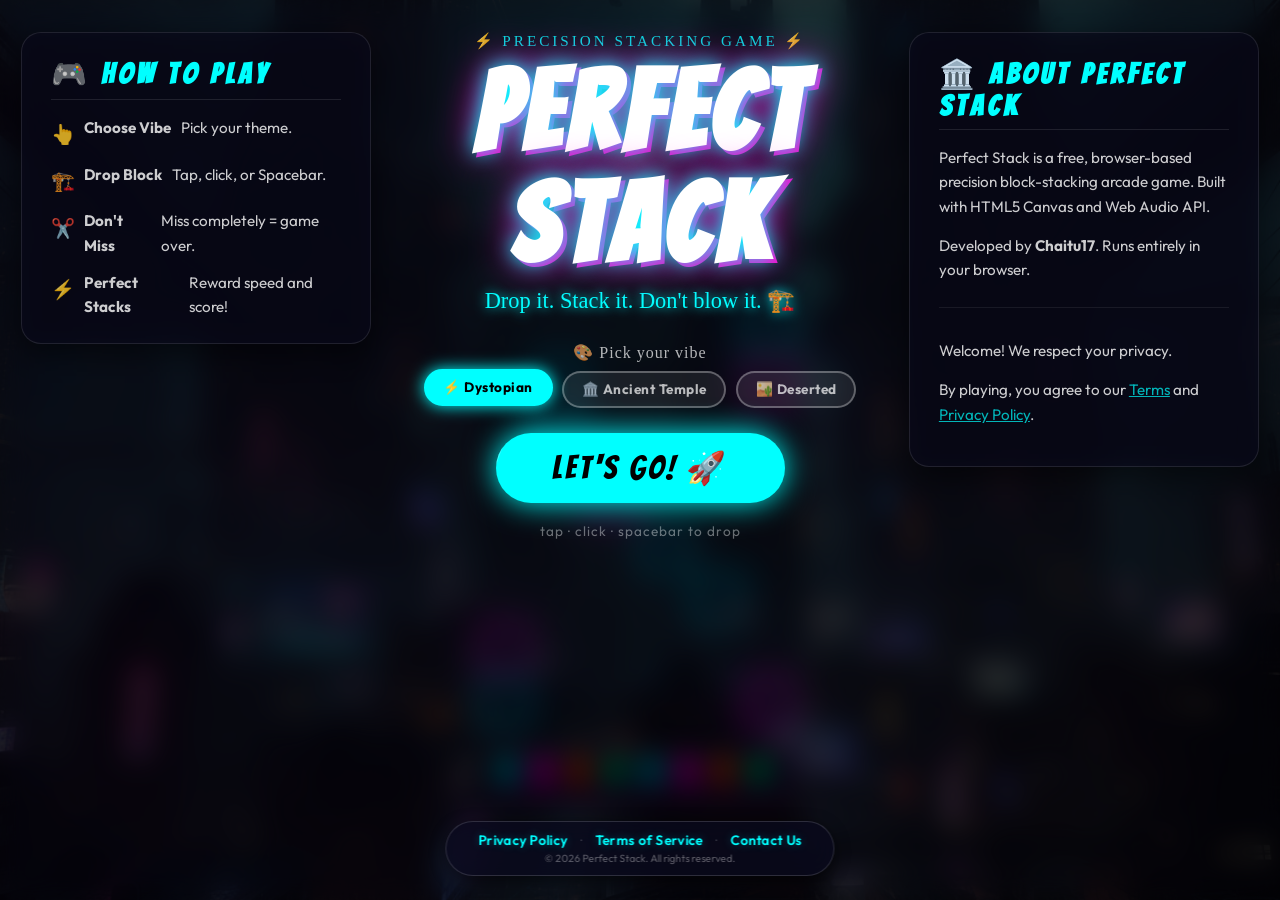
<file: index.html>
<!DOCTYPE html>
<html lang="en">

<head>
    <meta charset="UTF-8">
    <meta name="viewport" content="width=device-width, initial-scale=1.0, maximum-scale=1.0, user-scalable=no">
    <meta name="robots" content="index, follow">

    <!-- ── Primary SEO ── -->
    <title>Perfect Stack – Free Online Block Stacking Game (No Download)</title>
    <meta name="description"
        content="Play Perfect Stack – a free, no-download online block stacking game. Tap to drop, stack blocks perfectly, and beat your high score. Works on mobile &amp; desktop!">
    <meta name="keywords"
        content="block stacking game, free online game, precision drop game, perfect stack, arcade game, no download game, mobile game">
    <meta name="author" content="Chaitu17">
    <meta name="theme-color" content="#0d0d0d">

    <!-- ── Canonical ── -->
    <link rel="canonical" href="https://perfectstack.site/">

    <!-- ── Preconnect (performance) ── -->
    <link rel="preconnect" href="https://fonts.googleapis.com">
    <link rel="preconnect" href="https://fonts.gstatic.com" crossorigin>
    <link rel="preconnect" href="https://pagead2.googlesyndication.com">

    <!-- ── Favicon (emoji SVG, no extra file needed) ── -->
    <link rel="icon"
        href="data:image/svg+xml,<svg xmlns='http://www.w3.org/2000/svg' viewBox='0 0 100 100'><text y='.9em' font-size='90'>🏗️</text></svg>">

    <!-- ── Open Graph ── -->
    <meta property="og:type" content="website">
    <meta property="og:url" content="https://perfectstack.site/">
    <meta property="og:title" content="Perfect Stack – Free Online Block Stacking Game (No Download)">
    <meta property="og:description"
        content="Play Perfect Stack – a free, no-download online block stacking game. Tap to drop, stack perfectly, and beat your high score!">
    <meta property="og:image" content="https://perfectstack.site/assets/images/dystopian.png">
    <meta property="og:site_name" content="Perfect Stack">

    <!-- ── Twitter Card ── -->
    <meta name="twitter:card" content="summary_large_image">
    <meta name="twitter:url" content="https://perfectstack.site/">
    <meta name="twitter:title" content="Perfect Stack – Free Online Block Stacking Game (No Download)">
    <meta name="twitter:description"
        content="Play Perfect Stack – a free, no-download online block stacking game. Tap to drop, stack perfectly, and beat your high score!">
    <meta name="twitter:image" content="https://perfectstack.site/assets/images/dystopian.png">

    <!-- ── JSON-LD Structured Data ── -->
    <script type="application/ld+json">
    {
      "@context": "https://schema.org",
      "@type": "VideoGame",
      "name": "Perfect Stack",
      "description": "A free precision block-stacking game. Tap to drop, stack perfectly, and beat your high score. No download required.",
      "genre": "Arcade",
      "applicationCategory": "Game",
      "operatingSystem": "Web",
      "url": "https://perfectstack.site/",
      "image": "https://perfectstack.site/assets/images/dystopian.png",
      "author": {
        "@type": "Person",
        "name": "Chaitu17"
      },
      "offers": {
        "@type": "Offer",
        "price": "0",
        "priceCurrency": "USD"
      }
    }
    </script>

    <link rel="stylesheet" href="style.css">
    <script async src="https://pagead2.googlesyndication.com/pagead/js/adsbygoogle.js?client=ca-pub-9856644873980533"
        crossorigin="anonymous"></script>
    <script type="application/ld+json">
    {
      "@context": "https://schema.org",
      "@type": "WebPage",
      "name": "Perfect Stack – Privacy Policy",
      "url": "https://perfectstack.site/privacy.html"
    }
    </script>
</head>

<body class="theme-dystopian">
    <noscript>
        <div style="background:#0d0d0d;color:#fff;text-align:center;padding:2rem;font-family:sans-serif;">
            <strong>Perfect Stack</strong> requires JavaScript to run. Please enable JavaScript in your browser to play.
        </div>
    </noscript>

    <div id="game-container" class="bg-dystopian">
        <canvas id="game-canvas"></canvas>

        <div id="ui-layer">
            <div id="score-container">0</div>

            <!-- ===== START SCREEN (Scrollable Menu) ===== -->
            <div id="start-screen" class="screen active">
                <div class="start-screen-content">

                    <!-- Left: How to Play -->
                    <div class="start-info-panel hide-on-mobile">
                        <h2>🎮 How to Play</h2>
                        <ol class="steps-list">
                            <li><span class="step-icon">👆</span> <strong>Choose Vibe</strong> Pick your theme.</li>
                            <li><span class="step-icon">🏗️</span> <strong>Drop Block</strong> Tap, click, or Spacebar.
                            </li>
                            <li><span class="step-icon">✂️</span> <strong>Don't Miss</strong> Miss completely = game
                                over.</li>
                            <li><span class="step-icon">⚡</span> <strong>Perfect Stacks</strong> Reward speed and score!
                            </li>
                        </ol>
                    </div>

                    <!-- Center: Main Play Area -->
                    <div class="start-center-panel">
                        <div class="game-badge">⚡ Precision Stacking Game ⚡</div>
                        <h1>PERFECT<br>STACK</h1>
                        <p class="tagline">Drop it. Stack it. Don't blow it. 🏗️</p>

                        <div class="theme-selector">
                            <div class="theme-label">🎨 Pick your vibe</div>
                            <div class="theme-pills">
                                <button class="theme-pill active" data-theme="dystopian" id="pill-dystopian">⚡
                                    Dystopian</button>
                                <button class="theme-pill" data-theme="ancient" id="pill-ancient">🏛️ Ancient
                                    Temple</button>
                                <button class="theme-pill" data-theme="deserted" id="pill-deserted">🏜️
                                    Deserted</button>
                            </div>
                        </div>

                        <button id="start-btn">LET'S GO! 🚀</button>
                        <p class="hint-text">tap · click · spacebar to drop</p>

                        <!-- Mobile Only Information -->
                        <div class="mobile-only-info">
                            <h3>🎮 How to Play</h3>
                            <p>Tap to drop blocks perfectly. Don't miss!</p>
                            <h3>🏛️ About Perfect Stack</h3>
                            <p>A free, browser-based precision stacking arcade game.</p>

                            <!-- AdSense (Mobile Place) -->
                            <div class="ad-slot top-ad" aria-label="Advertisement">
                                <ins class="adsbygoogle" style="display:block" data-ad-client="ca-pub-9856644873980533"
                                    data-ad-slot="auto" data-ad-format="auto" data-full-width-responsive="true"></ins>
                                <script>(adsbygoogle = window.adsbygoogle || []).push({});</script>
                            </div>
                        </div>
                    </div>

                    <!-- Right: About & Ads -->
                    <div class="start-info-panel hide-on-mobile">
                        <h2>🏛️ About Perfect Stack</h2>
                        <p>Perfect Stack is a free, browser-based precision block-stacking arcade game. Built with HTML5
                            Canvas and Web Audio API.</p>
                        <p>Developed by <strong>Chaitu17</strong>. Runs entirely in your browser.</p>

                        <!-- AdSense Ad Unit -->
                        <div class="ad-slot top-ad" aria-label="Advertisement">
                            <ins class="adsbygoogle" style="display:block" data-ad-client="ca-pub-9856644873980533"
                                data-ad-slot="auto" data-ad-format="auto" data-full-width-responsive="true"></ins>
                            <script>(adsbygoogle = window.adsbygoogle || []).push({});</script>
                        </div>

                        <div class="drawer-privacy-note">
                            <p>Welcome! We respect your privacy.</p>
                            <p>By playing, you agree to our <a href="terms.html">Terms</a> and <a
                                    href="privacy.html">Privacy Policy</a>.</p>
                        </div>
                    </div>

                </div>
            </div>

            <!-- ===== GAME OVER SCREEN ===== -->
            <div id="game-over-screen" class="screen">
                <h2>OOPS! 💥</h2>
                <p class="game-over-sub">You missed that one, champ.</p>
                <p id="final-score">Score: 0</p>
                <button id="restart-btn">TRY AGAIN 🔥</button>
                <button id="home-btn" class="secondary-btn">🏠 MAIN MENU</button>

                <div class="theme-selector game-over-theme-selector">
                    <div class="theme-label">Switch Vibe Before Trying Again?</div>
                    <div class="theme-pills">
                        <button class="theme-pill active" data-theme="dystopian">⚡ Dystopian</button>
                        <button class="theme-pill" data-theme="ancient">🏛️ Ancient Temple</button>
                        <button class="theme-pill" data-theme="deserted">🏜️ Deserted</button>
                    </div>
                </div>
            </div>

            <div id="perfect-message">PERFECT! ✨</div>
        </div>
    </div>

    <script src="script.js"></script>

    <!-- ===== FOOTER ===== -->
    <footer id="site-footer">
        <div class="footer-links">
            <a href="privacy.html">Privacy Policy</a>
            <span class="footer-sep">·</span>
            <a href="terms.html">Terms of Service</a>
            <span class="footer-sep">·</span>
            <a href="contact.html">Contact Us</a>
        </div>
        <p class="footer-copy">&copy; 2026 Perfect Stack. All rights reserved.</p>
    </footer>

</body>

</html>
</file>
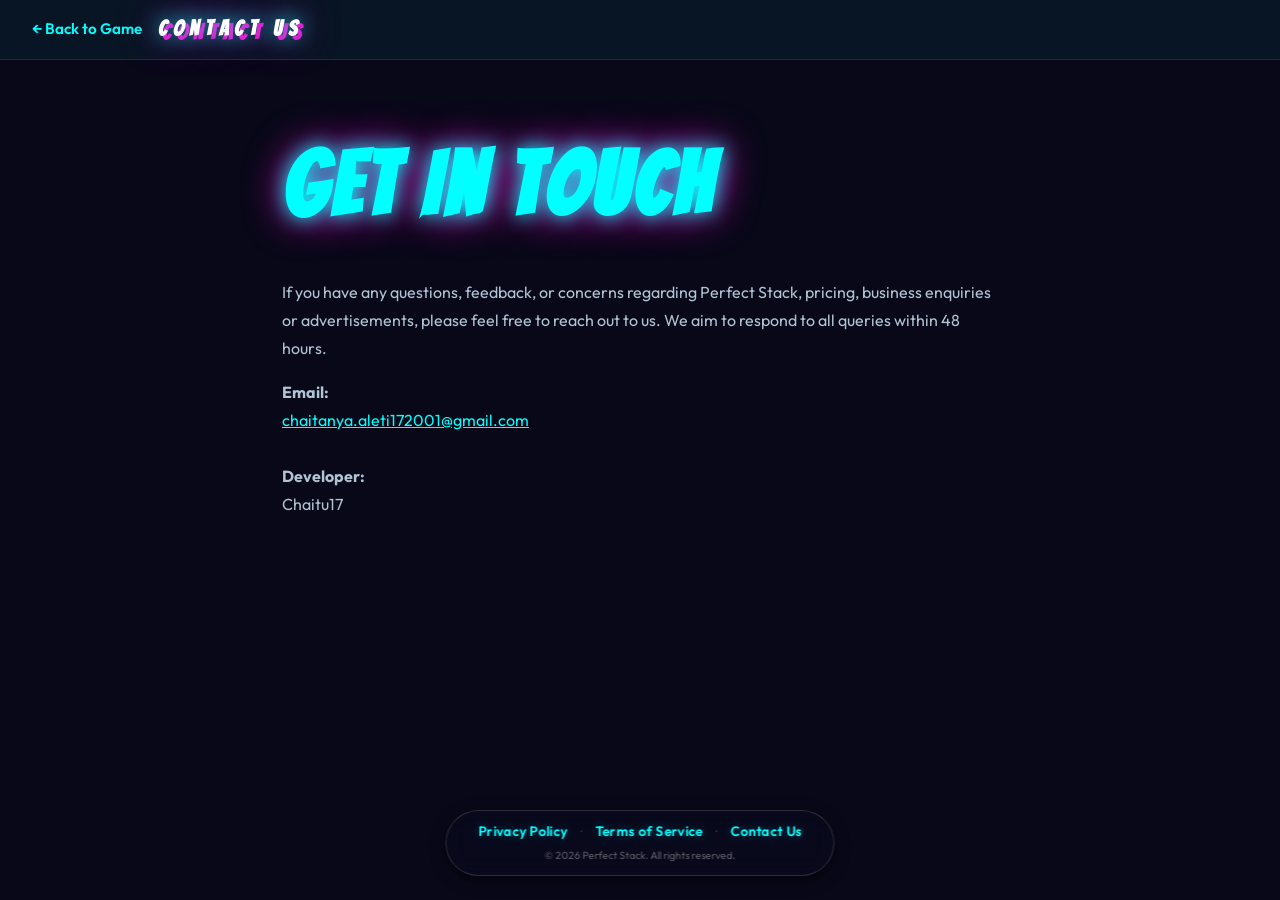
<file: contact.html>
<!DOCTYPE html>
<html lang="en">

<head>
    <meta charset="UTF-8">
    <meta name="viewport" content="width=device-width, initial-scale=1.0">
    <meta name="robots" content="index, follow">
    <title>Contact Us – Perfect Stack</title>
    <meta name="description" content="Contact us regarding the Perfect Stack game.">

    <link rel="icon"
        href="data:image/svg+xml,<svg xmlns='http://www.w3.org/2000/svg' viewBox='0 0 100 100'><text y='.9em' font-size='90'>🏗️</text></svg>">
    <link href="https://fonts.googleapis.com/css2?family=Outfit:wght@300;400;500;700&display=swap" rel="stylesheet">
    <link rel="stylesheet" href="style.css">

    <style>
        body {
            background: #080818;
            color: #c8d8e8;
            font-family: 'Outfit', sans-serif;
            font-size: 1rem;
            line-height: 1.75;
        }

        header {
            background: rgba(0, 255, 255, 0.05);
            border-bottom: 1px solid rgba(0, 255, 255, 0.15);
            padding: 1rem 2rem;
            display: flex;
            align-items: center;
            gap: 1rem;
        }

        .back-link {
            color: #00ffff;
            text-decoration: none;
            font-weight: 600;
            font-size: 0.95rem;
        }

        .back-link:hover {
            opacity: 0.7;
        }

        header h1 {
            margin: 0;
            font-size: 1.3rem;
            font-weight: 700;
            color: #fff;
        }

        main {
            max-width: 780px;
            margin: 0 auto;
            padding: 3rem 2rem 4rem;
        }

        h1,
        h2,
        h3 {
            color: #00ffff;
        }

        p,
        address,
        a {
            color: #b0c4d4;
        }

        a {
            text-decoration: underline;
            color: #00ffff;
        }

        a:hover {
            opacity: 0.8;
        }

        address {
            font-style: normal;
            margin-top: 1rem;
        }
    </style>
</head>

<body class="theme-dystopian scrollable-page">
    <header>
        <a href="index.html" class="back-link">← Back to Game</a>
        <h1>Contact Us</h1>
    </header>

    <main>
        <h2>Get In Touch</h2>
        <p>If you have any questions, feedback, or concerns regarding Perfect Stack, pricing, business enquiries or
            advertisements, please feel free to reach out to us. We aim to respond to all queries within 48 hours.</p>

        <address>
            <strong>Email:</strong> <br>
            <a href="mailto:chaitanya.aleti172001@gmail.com">chaitanya.aleti172001@gmail.com</a><br><br>

            <strong>Developer:</strong><br>
            Chaitu17<br>
        </address>
    </main>

    <footer id="site-footer">
        <div class="footer-links">
            <a href="privacy.html">Privacy Policy</a>
            <span class="footer-sep">·</span>
            <a href="terms.html">Terms of Service</a>
            <span class="footer-sep">·</span>
            <a href="contact.html">Contact Us</a>
        </div>
        <p class="footer-copy">&copy; 2026 Perfect Stack. All rights reserved.</p>
    </footer>
</body>

</html>
</file>
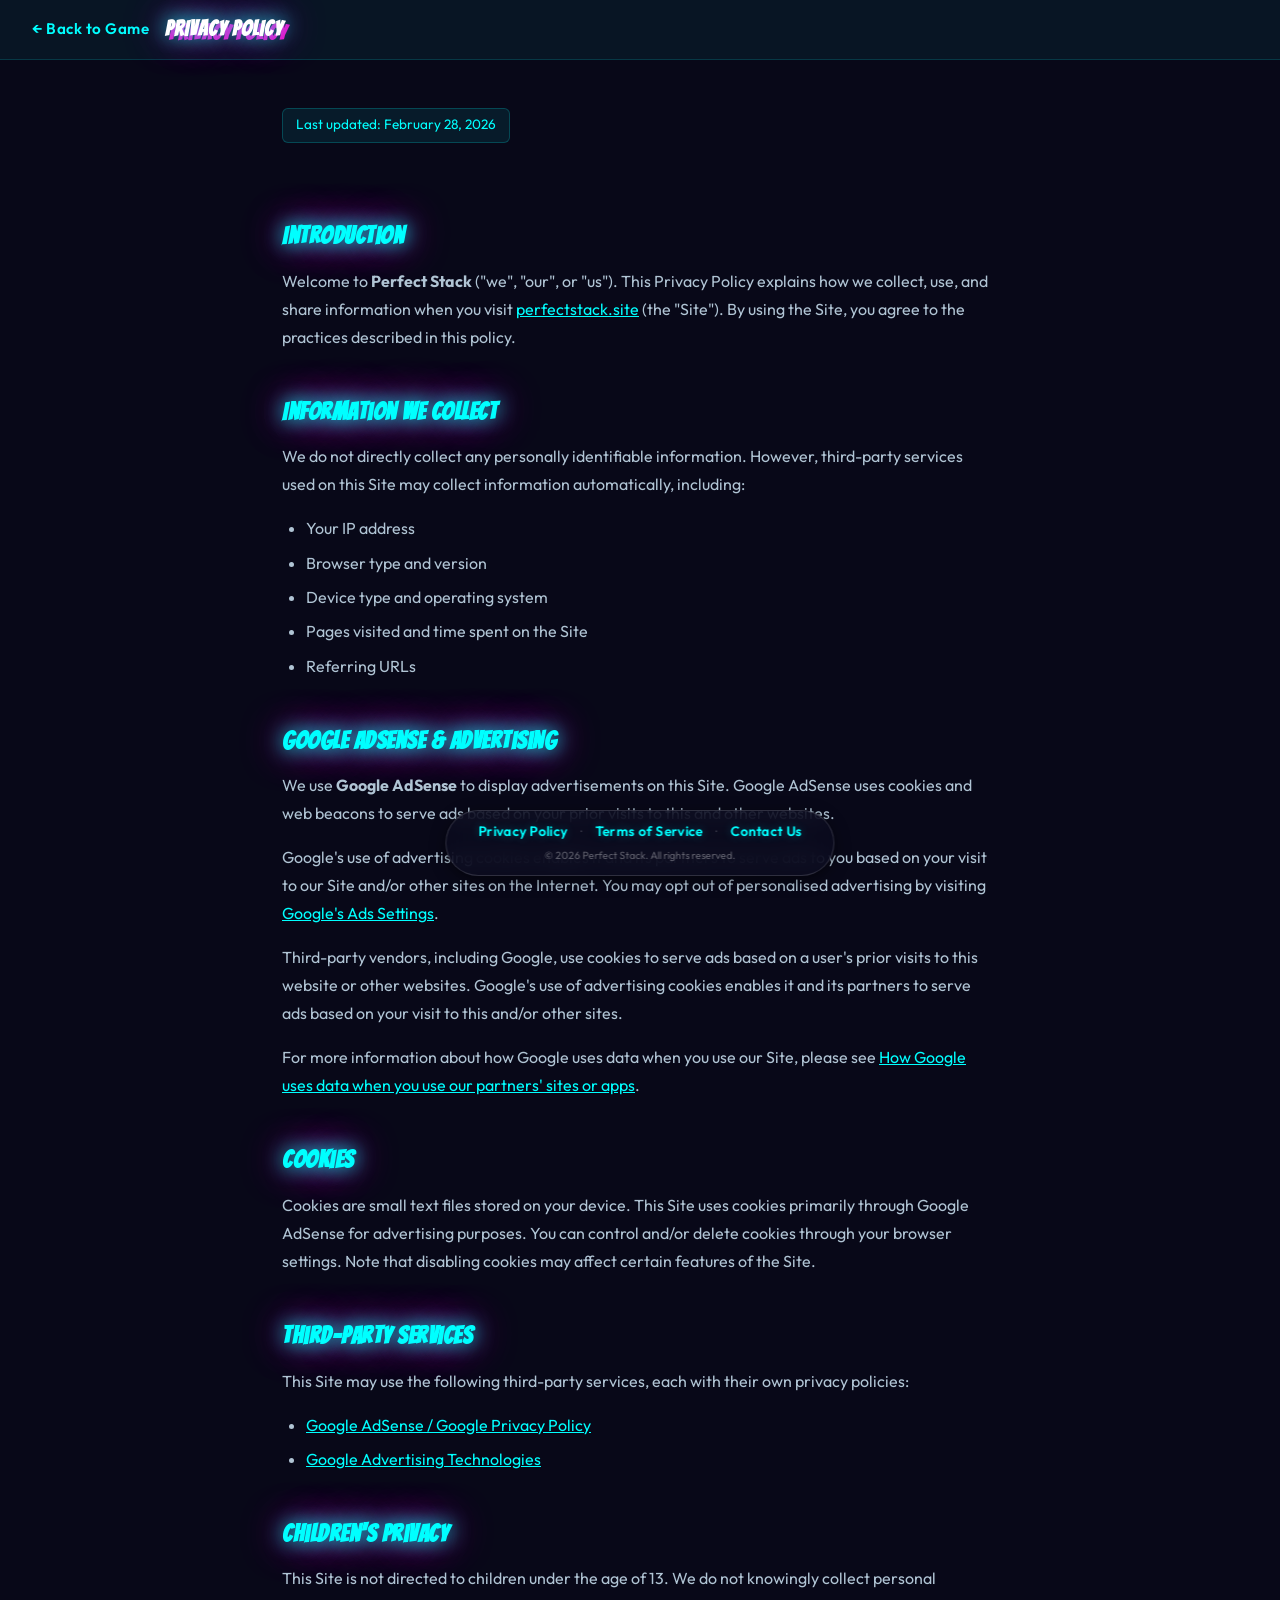
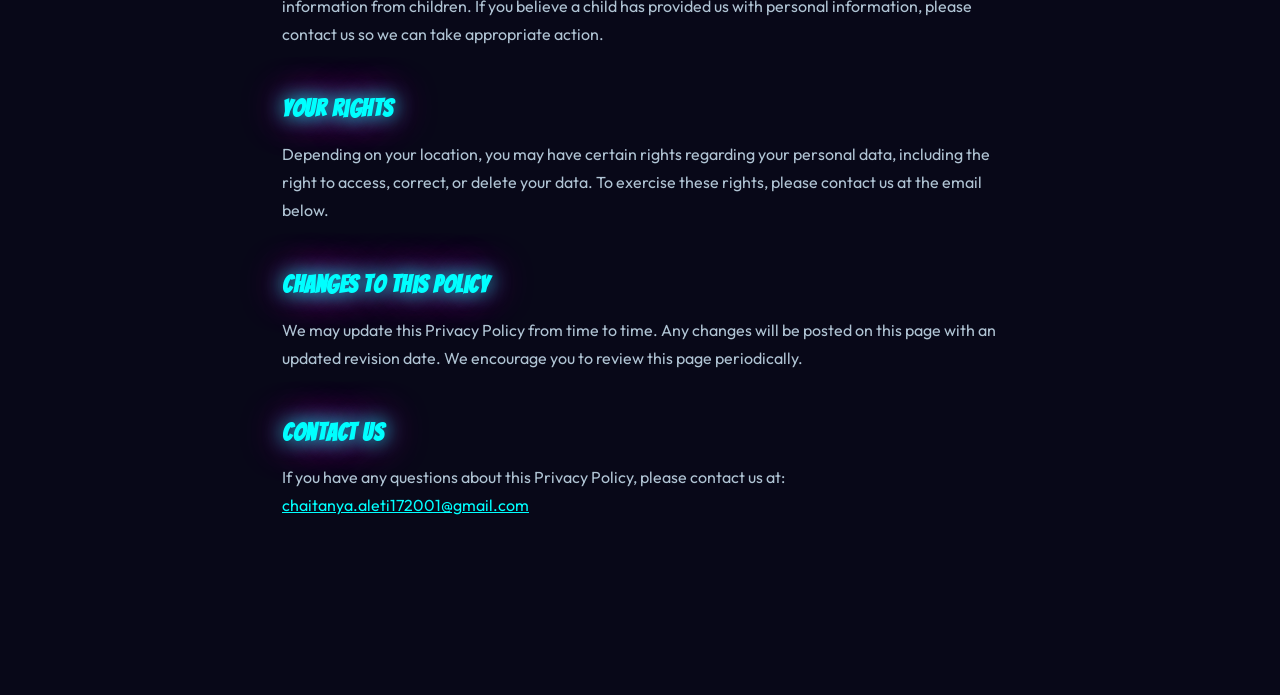
<file: privacy.html>
<!DOCTYPE html>
<html lang="en">

<head>
    <meta charset="UTF-8">
    <meta name="viewport" content="width=device-width, initial-scale=1.0">
    <meta name="robots" content="index, follow">

    <title>Privacy Policy – Perfect Stack</title>
    <meta name="description"
        content="Privacy Policy for Perfect Stack – learn how we handle your data, cookies, and third-party advertising through Google AdSense.">

    <link rel="canonical" href="https://perfectstack.site/privacy.html">
    <link rel="icon"
        href="data:image/svg+xml,<svg xmlns='http://www.w3.org/2000/svg' viewBox='0 0 100 100'><text y='.9em' font-size='90'>🏗️</text></svg>">

    <!-- Google AdSense -->
    <script async src="https://pagead2.googlesyndication.com/pagead/js/adsbygoogle.js?client=ca-pub-9856644873980533"
        crossorigin="anonymous"></script>

    <link rel="preconnect" href="https://fonts.googleapis.com">
    <link rel="preconnect" href="https://fonts.gstatic.com" crossorigin>
    <link href="https://fonts.googleapis.com/css2?family=Outfit:wght@300;400;500;700&display=swap" rel="stylesheet">
    <link rel="stylesheet" href="style.css">

    <style>
        *,
        *::before,
        *::after {
            box-sizing: border-box;
        }

        body {
            margin: 0;
            padding: 0;
            background: #080818;
            color: #c8d8e8;
            font-family: 'Outfit', sans-serif;
            font-size: 1rem;
            line-height: 1.75;
        }

        header {
            background: rgba(0, 255, 255, 0.05);
            border-bottom: 1px solid rgba(0, 255, 255, 0.15);
            padding: 1rem 2rem;
            display: flex;
            align-items: center;
            gap: 1rem;
        }

        .back-link {
            color: #00ffff;
            text-decoration: none;
            font-weight: 600;
            font-size: 0.95rem;
            letter-spacing: 0.5px;
            transition: opacity 0.2s;
        }

        .back-link:hover {
            opacity: 0.7;
        }

        header h1 {
            margin: 0;
            font-size: 1.3rem;
            font-weight: 700;
            color: #fff;
            letter-spacing: 1px;
        }

        main {
            max-width: 780px;
            margin: 0 auto;
            padding: 3rem 2rem 4rem;
        }

        h2 {
            font-size: 1.5rem;
            font-weight: 700;
            color: #00ffff;
            margin: 2.5rem 0 0.6rem;
            letter-spacing: 0.5px;
        }

        h2:first-child {
            margin-top: 0;
        }

        p {
            margin: 0 0 1rem;
            color: #b0c4d4;
        }

        a {
            color: #00ffff;
            text-decoration: underline;
        }

        a:hover {
            opacity: 0.75;
        }

        ul {
            margin: 0 0 1rem 1.5rem;
            padding: 0;
            color: #b0c4d4;
        }

        ul li {
            margin-bottom: 0.4rem;
        }

        .last-updated {
            display: inline-block;
            margin-bottom: 2rem;
            background: rgba(0, 255, 255, 0.08);
            border: 1px solid rgba(0, 255, 255, 0.2);
            border-radius: 6px;
            padding: 0.3rem 0.8rem;
            font-size: 0.85rem;
            color: #00ffff;
        }

        footer {
            text-align: center;
            padding: 2rem;
            border-top: 1px solid rgba(255, 255, 255, 0.07);
            font-size: 0.85rem;
            color: rgba(255, 255, 255, 0.3);
        }
    </style>
</head>

<body class="scrollable-page">
    <header>
        <a href="index.html" class="back-link">← Back to Game</a>
        <h1>Privacy Policy</h1>
    </header>

    <main>
        <span class="last-updated">Last updated: February 28, 2026</span>

        <h2>Introduction</h2>
        <p>Welcome to <strong>Perfect Stack</strong> ("we", "our", or "us"). This Privacy Policy explains how we
            collect, use, and share information when you visit <a href="https://perfectstack.site">perfectstack.site</a>
            (the "Site"). By using the Site, you agree to the practices described in this policy.</p>

        <h2>Information We Collect</h2>
        <p>We do not directly collect any personally identifiable information. However, third-party services used on
            this Site may collect information automatically, including:</p>
        <ul>
            <li>Your IP address</li>
            <li>Browser type and version</li>
            <li>Device type and operating system</li>
            <li>Pages visited and time spent on the Site</li>
            <li>Referring URLs</li>
        </ul>

        <h2>Google AdSense & Advertising</h2>
        <p>We use <strong>Google AdSense</strong> to display advertisements on this Site. Google AdSense uses cookies
            and web beacons to serve ads based on your prior visits to this and other websites.</p>
        <p>Google's use of advertising cookies enables it and its partners to serve ads to you based on your visit to
            our Site and/or other sites on the Internet. You may opt out of personalised advertising by visiting <a
                href="https://www.google.com/settings/ads" target="_blank" rel="noopener noreferrer">Google's Ads
                Settings</a>.</p>
        <p>Third-party vendors, including Google, use cookies to serve ads based on a user's prior visits to this
            website or other websites. Google's use of advertising cookies enables it and its partners to serve ads
            based on your visit to this and/or other sites.</p>
        <p>For more information about how Google uses data when you use our Site, please see <a
                href="https://policies.google.com/technologies/partner-sites" target="_blank"
                rel="noopener noreferrer">How Google uses data when you use our partners' sites or apps</a>.</p>

        <h2>Cookies</h2>
        <p>Cookies are small text files stored on your device. This Site uses cookies primarily through Google AdSense
            for advertising purposes. You can control and/or delete cookies through your browser settings. Note that
            disabling cookies may affect certain features of the Site.</p>

        <h2>Third-Party Services</h2>
        <p>This Site may use the following third-party services, each with their own privacy policies:</p>
        <ul>
            <li><a href="https://policies.google.com/privacy" target="_blank" rel="noopener noreferrer">Google AdSense /
                    Google Privacy Policy</a></li>
            <li><a href="https://policies.google.com/technologies/ads" target="_blank" rel="noopener noreferrer">Google
                    Advertising Technologies</a></li>
        </ul>

        <h2>Children's Privacy</h2>
        <p>This Site is not directed to children under the age of 13. We do not knowingly collect personal information
            from children. If you believe a child has provided us with personal information, please contact us so we can
            take appropriate action.</p>

        <h2>Your Rights</h2>
        <p>Depending on your location, you may have certain rights regarding your personal data, including the right to
            access, correct, or delete your data. To exercise these rights, please contact us at the email below.</p>

        <h2>Changes to This Policy</h2>
        <p>We may update this Privacy Policy from time to time. Any changes will be posted on this page with an updated
            revision date. We encourage you to review this page periodically.</p>

        <h2>Contact Us</h2>
        <p>If you have any questions about this Privacy Policy, please contact us at:<br>
            <a href="mailto:chaitanya.aleti172001@gmail.com">chaitanya.aleti172001@gmail.com</a>
        </p>
    </main>

    <footer id="site-footer">
        <div class="footer-links">
            <a href="privacy.html">Privacy Policy</a>
            <span class="footer-sep">·</span>
            <a href="terms.html">Terms of Service</a>
            <span class="footer-sep">·</span>
            <a href="contact.html">Contact Us</a>
        </div>
        <p class="footer-copy">&copy; 2026 Perfect Stack. All rights reserved.</p>
    </footer>
</body>

</html>
</file>
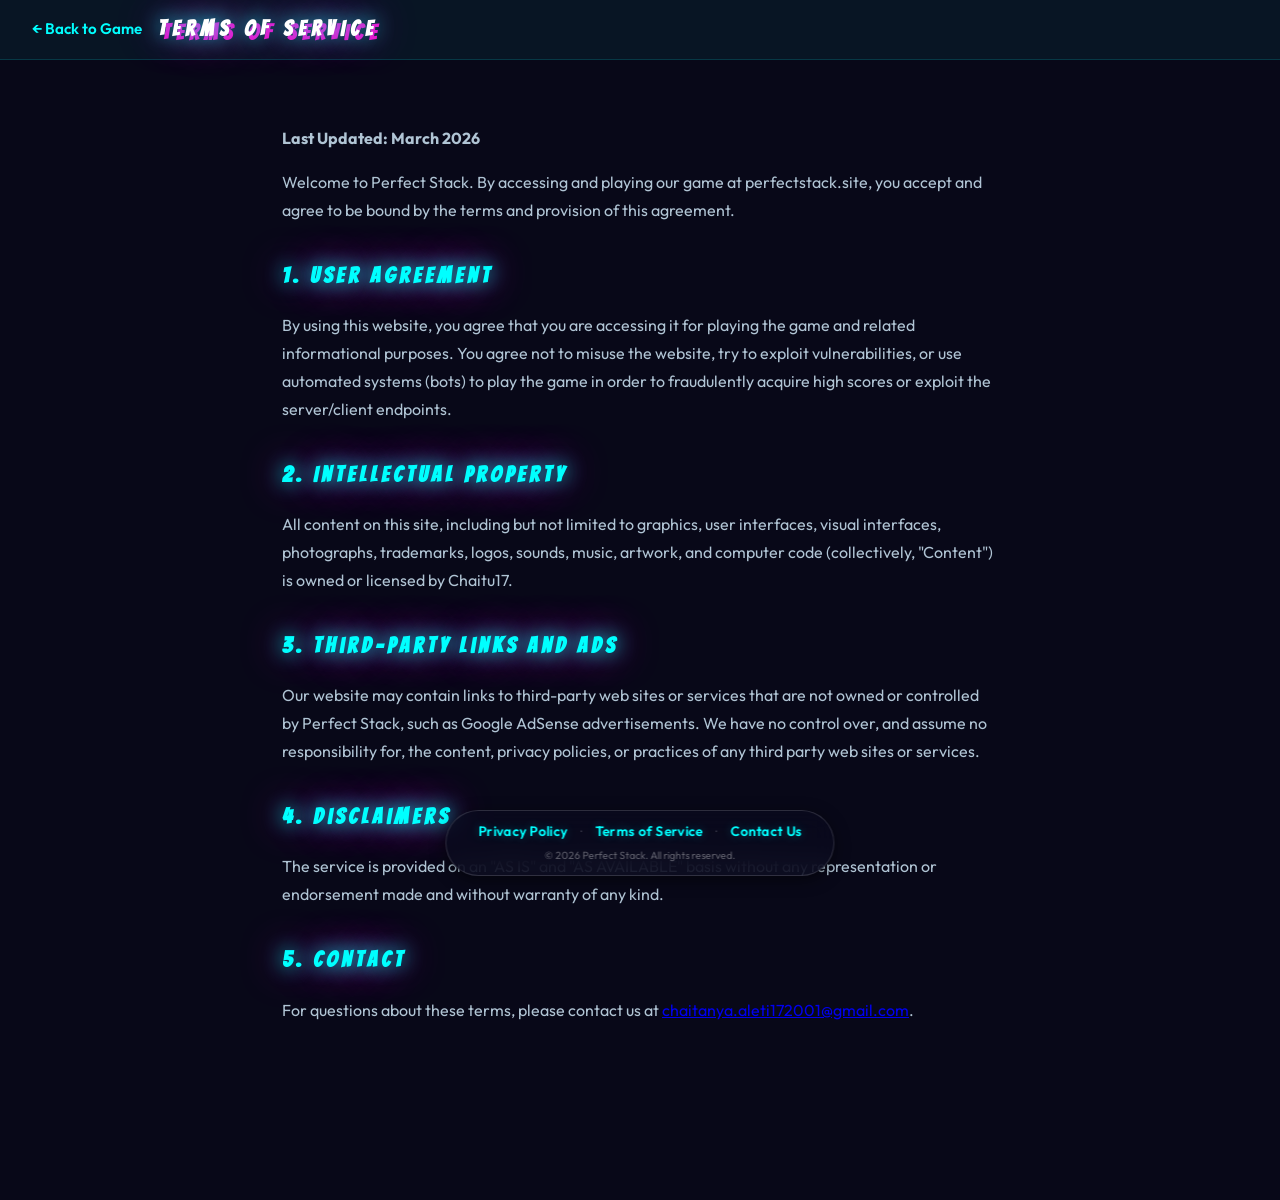
<file: terms.html>
<!DOCTYPE html>
<html lang="en">

<head>
    <meta charset="UTF-8">
    <meta name="viewport" content="width=device-width, initial-scale=1.0">
    <meta name="robots" content="index, follow">
    <title>Terms of Service – Perfect Stack</title>
    <meta name="description" content="Terms of Service for playing Perfect Stack online game.">

    <link rel="icon"
        href="data:image/svg+xml,<svg xmlns='http://www.w3.org/2000/svg' viewBox='0 0 100 100'><text y='.9em' font-size='90'>🏗️</text></svg>">
    <link href="https://fonts.googleapis.com/css2?family=Outfit:wght@300;400;500;700&display=swap" rel="stylesheet">
    <link rel="stylesheet" href="style.css">

    <style>
        body {
            background: #080818;
            color: #c8d8e8;
            font-family: 'Outfit', sans-serif;
            font-size: 1rem;
            line-height: 1.75;
        }

        header {
            background: rgba(0, 255, 255, 0.05);
            border-bottom: 1px solid rgba(0, 255, 255, 0.15);
            padding: 1rem 2rem;
            display: flex;
            align-items: center;
            gap: 1rem;
        }

        .back-link {
            color: #00ffff;
            text-decoration: none;
            font-weight: 600;
            font-size: 0.95rem;
        }

        .back-link:hover {
            opacity: 0.7;
        }

        header h1 {
            margin: 0;
            font-size: 1.3rem;
            font-weight: 700;
            color: #fff;
        }

        main {
            max-width: 780px;
            margin: 0 auto;
            padding: 3rem 2rem 4rem;
        }

        h1,
        h2 {
            color: #00ffff;
            margin-top: 2rem;
        }

        h2 {
            font-size: 1.4rem;
        }

        p {
            margin-bottom: 1rem;
            color: #b0c4d4;
        }

        ul {
            margin-left: 1.5rem;
            color: #b0c4d4;
        }
    </style>
</head>

<body class="scrollable-page">
    <header>
        <a href="index.html" class="back-link">← Back to Game</a>
        <h1>Terms of Service</h1>
    </header>

    <main>
        <p><strong>Last Updated: March 2026</strong></p>

        <p>Welcome to Perfect Stack. By accessing and playing our game at perfectstack.site, you accept and agree to be
            bound by the terms and provision of this agreement.</p>

        <h2>1. User Agreement</h2>
        <p>By using this website, you agree that you are accessing it for playing the game and related informational
            purposes. You agree not to misuse the website, try to exploit vulnerabilities, or use automated systems
            (bots) to play the game in order to fraudulently acquire high scores or exploit the server/client endpoints.
        </p>

        <h2>2. Intellectual Property</h2>
        <p>All content on this site, including but not limited to graphics, user interfaces, visual interfaces,
            photographs, trademarks, logos, sounds, music, artwork, and computer code (collectively, "Content") is owned
            or licensed by Chaitu17.</p>

        <h2>3. Third-Party Links and Ads</h2>
        <p>Our website may contain links to third-party web sites or services that are not owned or controlled by
            Perfect Stack, such as Google AdSense advertisements. We have no control over, and assume no responsibility
            for, the content, privacy policies, or practices of any third party web sites or services.</p>

        <h2>4. Disclaimers</h2>
        <p>The service is provided on an "AS IS" and "AS AVAILABLE" basis without any representation or endorsement made
            and without warranty of any kind.</p>

        <h2>5. Contact</h2>
        <p>For questions about these terms, please contact us at <a
                href="mailto:chaitanya.aleti172001@gmail.com">chaitanya.aleti172001@gmail.com</a>.</p>
    </main>

    <footer id="site-footer">
        <div class="footer-links">
            <a href="privacy.html">Privacy Policy</a>
            <span class="footer-sep">·</span>
            <a href="terms.html">Terms of Service</a>
            <span class="footer-sep">·</span>
            <a href="contact.html">Contact Us</a>
        </div>
        <p class="footer-copy">&copy; 2026 Perfect Stack. All rights reserved.</p>
    </footer>
</body>

</html>
</file>
<file: style.css>
@import url('https://fonts.googleapis.com/css2?family=Bangers&family=Outfit:wght@300;500;700;900&family=Permanent+Marker&display=swap');

/* =============================================
   CSS VARIABLES & THEME DEFINITIONS
   ============================================= */
:root {
    --font-main: 'Outfit', sans-serif;
    --font-display: 'Bangers', cursive;
    --font-quirky: 'Permanent Marker', cursive;

    /* Dystopian */
    --bg-image-dystopian: url('assets/images/dystopian.png');
    --overlay-dystopian: linear-gradient(135deg, rgba(10, 0, 30, 0.55) 0%, rgba(5, 0, 20, 0.4) 100%);
    --accent-dystopian: #00ffff;
    --accent2-dystopian: #ff00cc;
    --text-dystopian: #e0f7ff;
    --glow-dystopian: 0 0 20px #00ffff, 0 0 40px #ff00cc;

    /* Ancient Temple */
    --bg-image-ancient: url('assets/images/ancient_temple.png');
    --overlay-ancient: linear-gradient(135deg, rgba(20, 10, 0, 0.55) 0%, rgba(0, 20, 10, 0.4) 100%);
    --accent-ancient: #f1c40f;
    --accent2-ancient: #e67e22;
    --text-ancient: #fff8e1;
    --glow-ancient: 0 0 20px #f1c40f, 0 0 40px #e67e22;

    /* Deserted */
    --bg-image-deserted: url('assets/images/deserted.png');
    --overlay-deserted: linear-gradient(135deg, rgba(30, 10, 0, 0.5) 0%, rgba(20, 5, 0, 0.35) 100%);
    --accent-deserted: #ff9f43;
    --accent2-deserted: #ee5a24;
    --text-deserted: #fff3e0;
    --glow-deserted: 0 0 20px #ff9f43, 0 0 40px #ee5a24;

    /* Active theme defaults (dystopian) */
    --current-accent: var(--accent-dystopian);
    --current-accent2: var(--accent2-dystopian);
    --current-text: var(--text-dystopian);
    --current-glow: var(--glow-dystopian);
}

/* =============================================
   THEME BODY CLASSES
   ============================================= */
body.theme-dystopian {
    --current-accent: var(--accent-dystopian);
    --current-accent2: var(--accent2-dystopian);
    --current-text: var(--text-dystopian);
    --current-glow: var(--glow-dystopian);
}

body.theme-ancient {
    --current-accent: var(--accent-ancient);
    --current-accent2: var(--accent2-ancient);
    --current-text: var(--text-ancient);
    --current-glow: var(--glow-ancient);
}

body.theme-deserted {
    --current-accent: var(--accent-deserted);
    --current-accent2: var(--accent2-deserted);
    --current-text: var(--text-deserted);
    --current-glow: var(--glow-deserted);
}

/* =============================================
   BASE
   ============================================= */
*,
*::before,
*::after {
    box-sizing: border-box;
}

body {
    margin: 0;
    padding: 0;
    overflow: hidden;
    /* Hide root scroll for the game main view */
    font-family: var(--font-main);
    user-select: none;
    background-color: #04040e;
}

/* Override for text-heavy pages (Privacy, Terms, Contact) */
body.scrollable-page {
    overflow: auto;
    overflow-y: scroll;
    padding-bottom: 6rem;
    /* Make room for floating footer */
    user-select: text;
    /* Allow users to copy text on these pages */
}

/* =============================================
   FIXED PRIVACY LINK (always visible over game)
   ============================================= */
#privacy-link {
    position: fixed;
    bottom: 0.75rem;
    right: 1rem;
    z-index: 9999;
    font-family: var(--font-main);
    font-size: 0.72rem;
    font-weight: 500;
    color: rgba(255, 255, 255, 0.4);
    text-decoration: none;
    letter-spacing: 0.4px;
    transition: color 0.2s ease, background 0.2s ease;
    background: rgba(0, 0, 0, 0.35);
    padding: 0.25rem 0.6rem;
    border-radius: 4px;
    pointer-events: auto;
}

#privacy-link:hover {
    color: #fff;
    background: rgba(0, 0, 0, 0.6);
}

/* =============================================
   FLOATING ACTION BUTTONS (bottom-left, always visible)
   ============================================= */
#floating-btns {
    position: fixed;
    bottom: 1rem;
    left: 1rem;
    z-index: 9999;
    display: flex;
    flex-direction: column;
    gap: 0.55rem;
    pointer-events: auto;
}

.floating-btn {
    display: flex;
    align-items: center;
    gap: 0.5rem;
    background: rgba(0, 0, 0, 0.55);
    border: 1.5px solid rgba(255, 255, 255, 0.22);
    border-radius: 10px;
    padding: 0.55rem 1.1rem;
    font-family: var(--font-main);
    font-size: 1rem;
    font-weight: 700;
    color: rgba(255, 255, 255, 0.82);
    cursor: pointer;
    letter-spacing: 0.3px;
    transition: all 0.22s ease;
    white-space: nowrap;
    backdrop-filter: blur(8px);
    -webkit-backdrop-filter: blur(8px);
    text-shadow: 0 1px 6px rgba(0, 0, 0, 0.6);
    box-shadow: 0 2px 10px rgba(0, 0, 0, 0.35);
}

.floating-btn:hover {
    background: rgba(0, 255, 255, 0.14);
    border-color: var(--current-accent, #00ffff);
    color: #fff;
    transform: translateY(-2px);
    box-shadow: 0 0 14px var(--current-accent, #00ffff), 0 4px 16px rgba(0, 0, 0, 0.4);
}

.floating-btn:active {
    transform: translateY(0px) scale(0.97);
}

/* =============================================
   START MENU LAYOUT
   ============================================= */
.start-screen-content {
    display: flex;
    flex-direction: row;
    width: 100%;
    max-width: 1400px;
    margin: 0 auto;
    justify-content: space-evenly;
    align-items: flex-start;
    /* Fixes cropping when content is taller than screen */
    gap: 2rem;
    padding-top: 2rem;
}

.start-center-panel {
    flex: 0 0 auto;
    display: flex;
    flex-direction: column;
    align-items: center;
    text-align: center;
}

.start-info-panel {
    flex: 1;
    max-width: 350px;
    background: rgba(10, 10, 30, 0.6);
    border: 1px solid rgba(255, 255, 255, 0.1);
    box-shadow: 0 10px 30px rgba(0, 0, 0, 0.5);
    backdrop-filter: blur(10px);
    border-radius: 20px;
    padding: 1.5rem 1.8rem;
    text-align: left;
    color: #c8d8e8;
}

.start-info-panel h2 {
    font-family: var(--font-display);
    font-size: 1.8rem;
    color: var(--current-accent, #00ffff);
    margin: 0 0 1rem 0;
    border-bottom: 1px solid rgba(255, 255, 255, 0.1);
    padding-bottom: 0.5rem;
    animation: none;
    text-shadow: none;
}

.start-info-panel p,
.start-info-panel li {
    font-family: var(--font-main);
    font-size: 0.95rem;
    line-height: 1.6;
    color: rgba(255, 255, 255, 0.8);
    background: none;
}

.drawer-privacy-note {
    margin-top: 1.5rem;
    padding-top: 1rem;
    border-top: 1px solid rgba(255, 255, 255, 0.07);
    font-size: 0.85rem;
    color: rgba(255, 255, 255, 0.4);
}

.drawer-privacy-note a {
    color: rgba(0, 255, 255, 0.7);
    text-decoration: underline;
}

.mobile-only-info {
    display: none;
    width: 100%;
    margin-top: 2rem;
    text-align: center;
    background: rgba(10, 10, 30, 0.6);
    border-radius: 12px;
    padding: 1.5rem;
    border: 1px solid rgba(255, 255, 255, 0.1);
}

.mobile-only-info h3 {
    color: var(--current-accent);
    font-family: var(--font-display);
    margin: 0 0 0.5rem 0;
    font-size: 1.5rem;
}

.mobile-only-info p {
    font-size: 0.9rem;
    color: rgba(255, 255, 255, 0.7);
    margin-bottom: 1.5rem;
}

@media (max-width: 1024px) {
    .hide-on-mobile {
        display: none !important;
    }

    .mobile-only-info {
        display: block;
    }

    .start-screen-content {
        flex-direction: column;
        justify-content: flex-start;
    }
}



/* Steps list (numbered how-to) */
.steps-list {
    list-style: none;
    padding: 0;
    margin: 0;
    counter-reset: steps;
    display: flex;
    flex-direction: column;
    gap: 0.8rem;
}

.steps-list li {
    display: flex;
    gap: 0.6rem;
    align-items: flex-start;
    counter-increment: steps;
}

.step-icon {
    font-size: 1.2rem;
    flex-shrink: 0;
    margin-top: 0.2rem;
}

.steps-list li>div strong {
    display: block;
    color: #fff;
    font-size: 0.95rem;
    font-weight: 700;
    margin-bottom: 0.2rem;
    letter-spacing: 0.3px;
}

.steps-list li>div p {
    margin: 0;
    font-size: 0.88rem;
    color: rgba(255, 255, 255, 0.55);
    line-height: 1.6;
}

kbd {
    background: rgba(255, 255, 255, 0.12);
    border: 1px solid rgba(255, 255, 255, 0.25);
    border-radius: 4px;
    padding: 0.1em 0.4em;
    font-size: 0.85em;
    font-family: monospace;
    color: #fff;
}

/* Theme list */
.theme-list {
    list-style: none;
    padding: 0;
    margin: 0 0 0.8rem;
    display: flex;
    flex-direction: column;
    gap: 0.5rem;
}

.theme-list li {
    color: rgba(255, 255, 255, 0.6);
    font-size: 0.9rem;
    padding-left: 0.5rem;
    border-left: 2px solid rgba(0, 255, 255, 0.3);
    padding-left: 0.8rem;
}

.theme-list li strong {
    color: rgba(255, 255, 255, 0.9);
}

/* Tips list */
.tips-list {
    padding-left: 1.4rem;
    margin: 0;
    display: flex;
    flex-direction: column;
    gap: 0.5rem;
}

.tips-list li {
    color: rgba(255, 255, 255, 0.6);
    font-size: 0.9rem;
    line-height: 1.6;
}

/* =============================================
   FLOATING FOOTER
   ============================================= */
#site-footer {
    position: fixed;
    bottom: 1.5rem;
    left: 50%;
    transform: translateX(-50%);
    background: rgba(10, 10, 30, 0.75);
    backdrop-filter: blur(12px);
    -webkit-backdrop-filter: blur(12px);
    border: 1px solid rgba(255, 255, 255, 0.15);
    border-radius: 50px;
    padding: 0.6rem 2rem;
    z-index: 1000;
    white-space: nowrap;
    box-shadow: 0 4px 15px rgba(0, 0, 0, 0.5);
    display: flex;
    flex-direction: column;
    align-items: center;
    gap: 0.2rem;
    pointer-events: auto;
    /* Since body might not grab it if game container overflows */
}

.footer-links {
    display: flex;
    justify-content: center;
    align-items: center;
    gap: 0.8rem;
    margin-bottom: 0;
}

.footer-links a {
    color: var(--current-accent, #00ffff);
    text-decoration: none;
    font-size: 0.85rem;
    font-weight: 600;
    letter-spacing: 0.3px;
    transition: color 0.2s, text-shadow 0.2s;
    text-shadow: 0 0 10px rgba(0, 255, 255, 0.3);
}

.footer-links a:hover {
    color: #fff;
    text-shadow: var(--current-glow, 0 0 10px #00ffff);
}

.footer-sep {
    color: rgba(255, 255, 255, 0.2);
    font-size: 0.85rem;
}

.footer-copy {
    margin: 0;
    font-size: 0.65rem;
    color: rgba(255, 255, 255, 0.35);
}

/* =============================================
   GAME CONTAINER & CANVAS
   ============================================= */
#game-container {
    position: relative;
    width: 100vw;
    height: 100vh;
    display: flex;
    justify-content: center;
    align-items: center;
    overflow: hidden;
}

/* Background layer — swapped via JS class on #game-container */
#game-container::before {
    content: '';
    position: absolute;
    inset: 0;
    background-size: cover;
    background-position: center;
    background-repeat: no-repeat;
    transition: opacity 0.8s ease;
    z-index: 0;
}

#game-container.bg-dystopian::before {
    background-image: var(--overlay-dystopian), var(--bg-image-dystopian);
}

#game-container.bg-ancient::before {
    background-image: var(--overlay-ancient), var(--bg-image-ancient);
}

#game-container.bg-deserted::before {
    background-image: var(--overlay-deserted), var(--bg-image-deserted);
}

canvas {
    display: block;
    width: 100%;
    height: 100%;
    position: relative;
    z-index: 1;
}

/* =============================================
   UI LAYER
   ============================================= */
#ui-layer {
    position: absolute;
    top: 0;
    left: 0;
    width: 100%;
    height: 100%;
    pointer-events: none;
    display: flex;
    flex-direction: column;
    justify-content: center;
    align-items: center;
    z-index: 2;
}

/* =============================================
   SCREENS (Start / Game Over)
   ============================================= */
.screen {
    position: absolute;
    inset: 0;
    display: flex;
    flex-direction: column;
    justify-content: center;
    align-items: center;
    background: rgba(0, 0, 0, 0.65);
    backdrop-filter: blur(14px) saturate(1.5);
    -webkit-backdrop-filter: blur(14px) saturate(1.5);
    opacity: 0;
    pointer-events: none;
    transition: opacity 0.5s ease;
    z-index: 10;
    padding: 0;
    /* remove static padding */
    padding-bottom: 5rem;
    /* give space for floating footer */
    overflow-y: auto;
    /* Enable scroll if content is long */
}

/* Allow scrolling within start screen child */
.start-screen-content {
    min-height: 100%;
    margin: auto;
}

.screen.active {
    opacity: 1;
    pointer-events: auto;
}

/* =============================================
   START SCREEN — LANDING PAGE
   ============================================= */

/* Animated shimmer badge */
.game-badge {
    font-family: var(--font-quirky);
    font-size: 0.95rem;
    color: var(--current-accent);
    letter-spacing: 3px;
    text-transform: uppercase;
    margin-bottom: 0.4rem;
    opacity: 0.85;
    animation: pulse-badge 2s ease-in-out infinite;
}

@keyframes pulse-badge {

    0%,
    100% {
        opacity: 0.6;
        transform: scale(1);
    }

    50% {
        opacity: 1;
        transform: scale(1.05);
    }
}

/* Main title */
h1 {
    font-family: var(--font-display);
    font-size: clamp(4rem, 12vw, 7rem);
    margin: 0 0 0.1rem;
    line-height: 1;
    color: #fff;
    letter-spacing: 6px;
    text-transform: uppercase;
    text-shadow: var(--current-glow), 4px 4px 0px var(--current-accent2);
    animation: title-wobble 3s ease-in-out infinite;
    position: relative;
}

@keyframes title-wobble {

    0%,
    100% {
        transform: rotate(-1deg) scale(1);
    }

    50% {
        transform: rotate(1deg) scale(1.02);
    }
}

/* Subtitle tagline */
.tagline {
    font-family: var(--font-quirky);
    font-size: clamp(1rem, 3vw, 1.4rem);
    color: var(--current-accent);
    margin: 0.3rem 0 1.8rem;
    text-align: center;
    text-shadow: 0 0 12px var(--current-accent);
    animation: flicker 4s ease-in-out infinite;
}

@keyframes flicker {

    0%,
    90%,
    100% {
        opacity: 1;
    }

    92% {
        opacity: 0.4;
    }

    94% {
        opacity: 1;
    }

    96% {
        opacity: 0.3;
    }

    98% {
        opacity: 1;
    }
}

/* Theme selector */
.theme-selector {
    margin-bottom: 1.6rem;
    display: flex;
    flex-direction: column;
    align-items: center;
    gap: 0.6rem;
}

.theme-label {
    font-family: var(--font-quirky);
    font-size: 1rem;
    color: rgba(255, 255, 255, 0.7);
    letter-spacing: 1px;
}

/* Theme pill buttons */
.theme-pills {
    display: flex;
    gap: 0.6rem;
    flex-wrap: wrap;
    justify-content: center;
}

.theme-pill {
    padding: 0.45rem 1.1rem;
    font-family: var(--font-main);
    font-size: 0.85rem;
    font-weight: 700;
    border-radius: 50px;
    border: 2px solid rgba(255, 255, 255, 0.3);
    background: rgba(255, 255, 255, 0.08);
    color: rgba(255, 255, 255, 0.7);
    cursor: pointer;
    transition: all 0.25s ease;
    letter-spacing: 0.5px;
}

.theme-pill:hover {
    background: rgba(255, 255, 255, 0.18);
    border-color: var(--current-accent);
    color: #fff;
    transform: translateY(-2px);
    box-shadow: 0 4px 14px rgba(0, 0, 0, 0.3);
}

.theme-pill.active {
    background: var(--current-accent);
    border-color: var(--current-accent);
    color: #000;
    box-shadow: 0 0 16px var(--current-accent);
    transform: translateY(-2px);
}

/* Start button */
#start-btn {
    padding: 1rem 3.5rem;
    font-family: var(--font-display);
    font-size: 2rem;
    letter-spacing: 3px;
    color: #000;
    background: var(--current-accent);
    border: none;
    border-radius: 50px;
    cursor: pointer;
    box-shadow: 0 0 30px var(--current-accent), 0 6px 20px rgba(0, 0, 0, 0.4);
    transition: transform 0.2s cubic-bezier(0.175, 0.885, 0.32, 1.275), box-shadow 0.2s, background 0.4s;
    animation: btn-pulse 2s ease-in-out infinite;
    position: relative;
    overflow: hidden;
}

#start-btn::after {
    content: '';
    position: absolute;
    top: -50%;
    left: -60%;
    width: 60%;
    height: 200%;
    background: rgba(255, 255, 255, 0.25);
    transform: skewX(-20deg);
    animation: btn-shine 3s ease-in-out infinite;
}

@keyframes btn-shine {
    0% {
        left: -60%;
    }

    60%,
    100% {
        left: 120%;
    }
}

@keyframes btn-pulse {

    0%,
    100% {
        box-shadow: 0 0 20px var(--current-accent), 0 6px 20px rgba(0, 0, 0, 0.4);
    }

    50% {
        box-shadow: 0 0 40px var(--current-accent), 0 0 60px var(--current-accent2), 0 6px 20px rgba(0, 0, 0, 0.4);
    }
}

#start-btn:hover {
    transform: translateY(-3px) scale(1.05);
}

#start-btn:active {
    transform: translateY(1px) scale(0.98);
}

/* Hint text */
.hint-text {
    margin-top: 1.2rem;
    font-family: var(--font-main);
    font-size: 0.85rem;
    color: rgba(255, 255, 255, 0.4);
    letter-spacing: 1px;
    animation: hint-blink 2s ease-in-out infinite;
}

@keyframes hint-blink {

    0%,
    100% {
        opacity: 0.4;
    }

    50% {
        opacity: 0.8;
    }
}

/* =============================================
   GAME OVER SCREEN
   ============================================= */
h2 {
    font-family: var(--font-display);
    font-size: clamp(3rem, 10vw, 5.5rem);
    color: var(--current-accent);
    margin: 0 0 0.3rem;
    letter-spacing: 4px;
    text-shadow: var(--current-glow);
    animation: title-wobble 2s ease-in-out infinite;
}

.game-over-sub {
    font-family: var(--font-quirky);
    font-size: 1.1rem;
    color: rgba(255, 255, 255, 0.6);
    margin-bottom: 0.5rem;
}

#final-score {
    font-family: var(--font-display);
    font-size: clamp(2rem, 6vw, 3.5rem);
    color: #fff;
    margin-bottom: 2rem;
    text-shadow: 0 0 20px rgba(255, 255, 255, 0.4);
    letter-spacing: 2px;
}

#restart-btn {
    padding: 0.9rem 3rem;
    font-family: var(--font-display);
    font-size: 1.8rem;
    letter-spacing: 3px;
    color: #000;
    background: var(--current-accent);
    border: none;
    border-radius: 50px;
    cursor: pointer;
    box-shadow: 0 0 25px var(--current-accent), 0 6px 20px rgba(0, 0, 0, 0.4);
    transition: transform 0.2s cubic-bezier(0.175, 0.885, 0.32, 1.275), box-shadow 0.2s;
    position: relative;
    overflow: hidden;
}

#restart-btn::after {
    content: '';
    position: absolute;
    top: -50%;
    left: -60%;
    width: 60%;
    height: 200%;
    background: rgba(255, 255, 255, 0.25);
    transform: skewX(-20deg);
    animation: btn-shine 3s ease-in-out infinite;
}

#restart-btn:hover {
    transform: translateY(-3px) scale(1.05);
    box-shadow: 0 0 40px var(--current-accent), 0 8px 25px rgba(0, 0, 0, 0.5);
}

#restart-btn:active {
    transform: translateY(1px) scale(0.98);
}

.secondary-btn {
    margin-top: 1rem;
    padding: 0.6rem 2rem;
    font-family: var(--font-display);
    font-size: 1.2rem;
    letter-spacing: 2px;
    color: var(--current-accent);
    background: transparent;
    border: 2px solid var(--current-accent);
    border-radius: 50px;
    cursor: pointer;
    box-shadow: 0 0 10px rgba(0, 0, 0, 0.5);
    transition: all 0.2s;
}

.secondary-btn:hover {
    background: rgba(255, 255, 255, 0.1);
    box-shadow: 0 0 15px var(--current-accent);
    transform: translateY(-2px);
}

.game-over-theme-selector {
    margin-top: 2.5rem;
}

/* =============================================
   SCORE DISPLAY
   ============================================= */
#score-container {
    position: absolute;
    top: 8%;
    font-family: var(--font-display);
    font-size: clamp(4rem, 12vw, 7rem);
    font-weight: 400;
    color: rgba(255, 255, 255, 0.35);
    z-index: 5;
    pointer-events: none;
    transition: transform 0.2s cubic-bezier(0.175, 0.885, 0.32, 1.275), color 0.2s;
    text-shadow: 0 0 30px rgba(255, 255, 255, 0.15);
    letter-spacing: 4px;
}

#score-container.bump {
    transform: scale(1.25) rotate(-3deg);
    color: rgba(255, 255, 255, 0.75);
    text-shadow: var(--current-glow);
}

/* =============================================
   PERFECT MESSAGE
   ============================================= */
#perfect-message {
    position: absolute;
    top: 40%;
    font-family: var(--font-display);
    font-size: clamp(2.5rem, 8vw, 4rem);
    font-weight: 400;
    color: var(--current-accent);
    opacity: 0;
    transform: scale(0.5) rotate(-5deg);
    transition: opacity 0.25s, transform 0.3s cubic-bezier(0.175, 0.885, 0.32, 1.275);
    text-shadow: var(--current-glow);
    letter-spacing: 4px;
    pointer-events: none;
}

#perfect-message.show {
    opacity: 1;
    transform: scale(1.4) rotate(3deg);
}

/* =============================================
   FLOATING PARTICLES (decorative, CSS-only)
   ============================================= */
.particle {
    position: absolute;
    border-radius: 50%;
    pointer-events: none;
    animation: float-particle linear infinite;
    opacity: 0;
}

@keyframes float-particle {
    0% {
        transform: translateY(100vh) scale(0);
        opacity: 0;
    }

    10% {
        opacity: 0.6;
    }

    90% {
        opacity: 0.3;
    }

    100% {
        transform: translateY(-20vh) scale(1.5);
        opacity: 0;
    }
}
</file>
